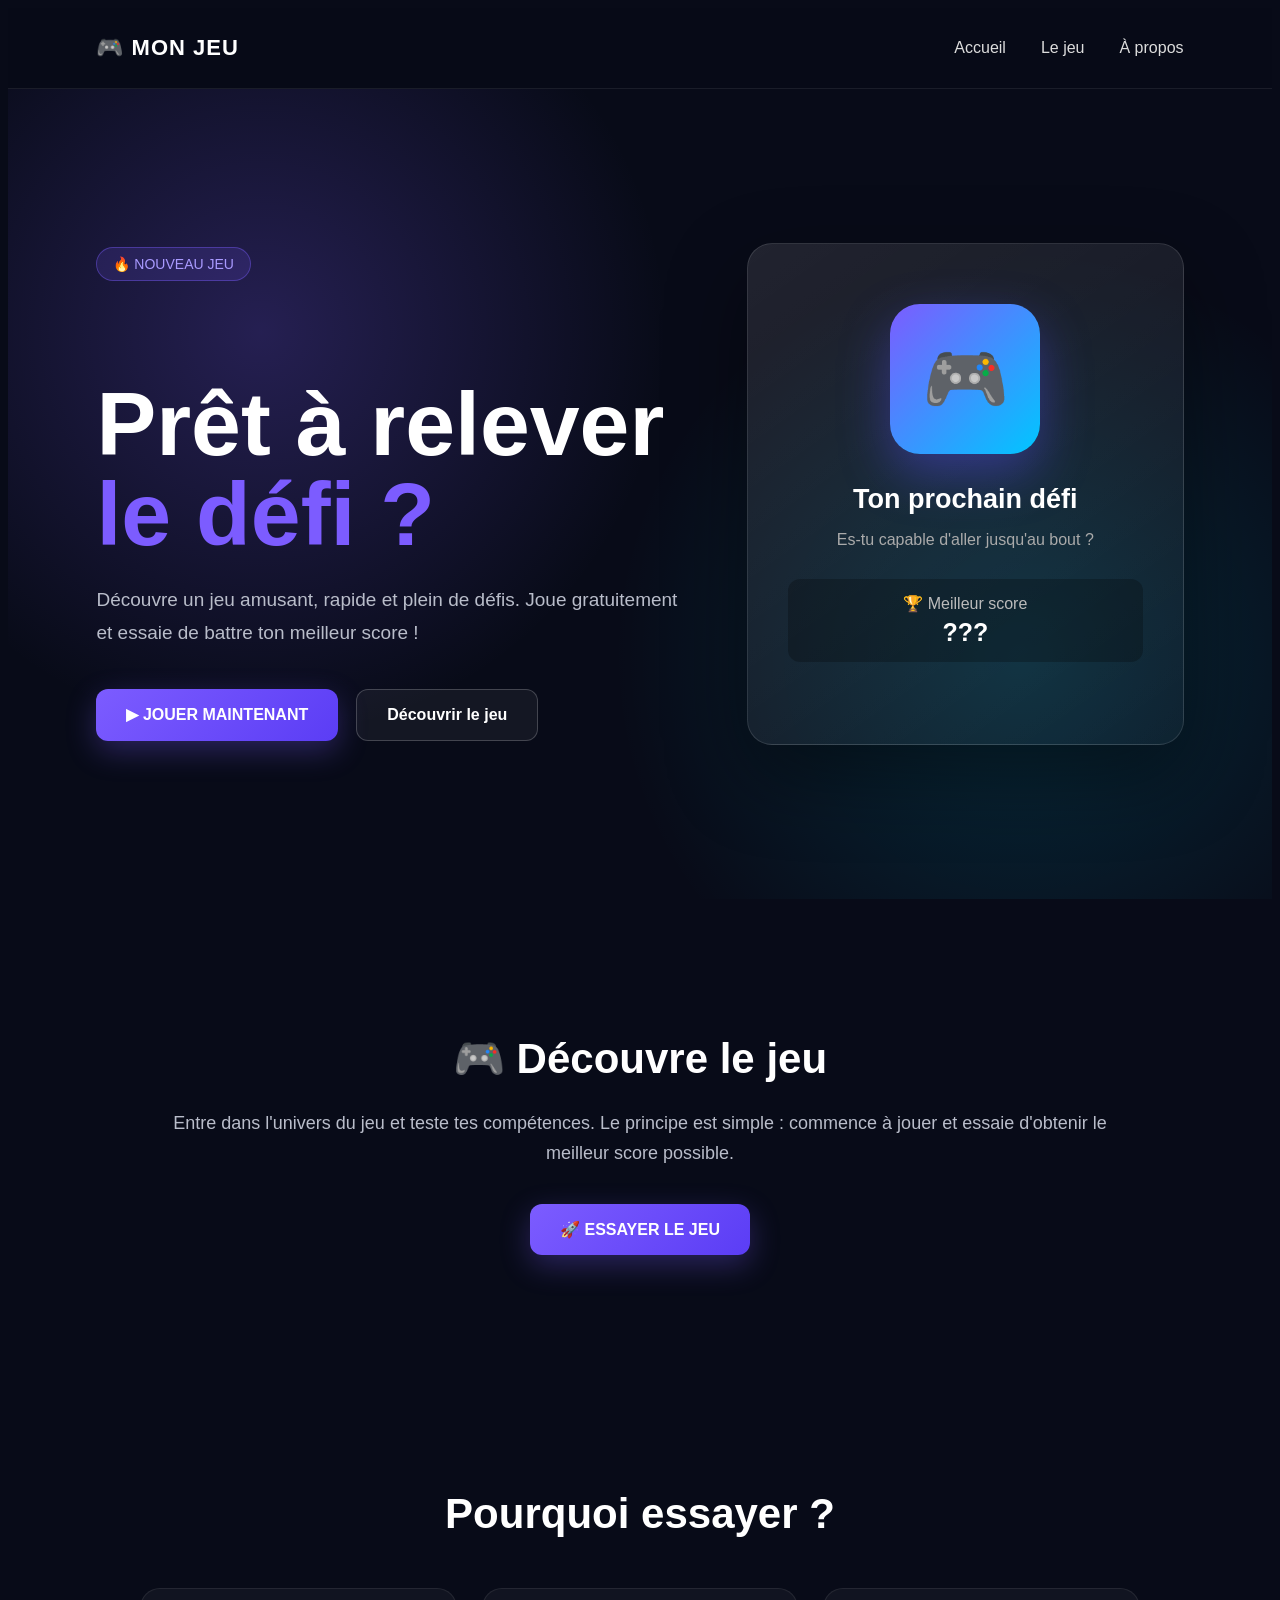
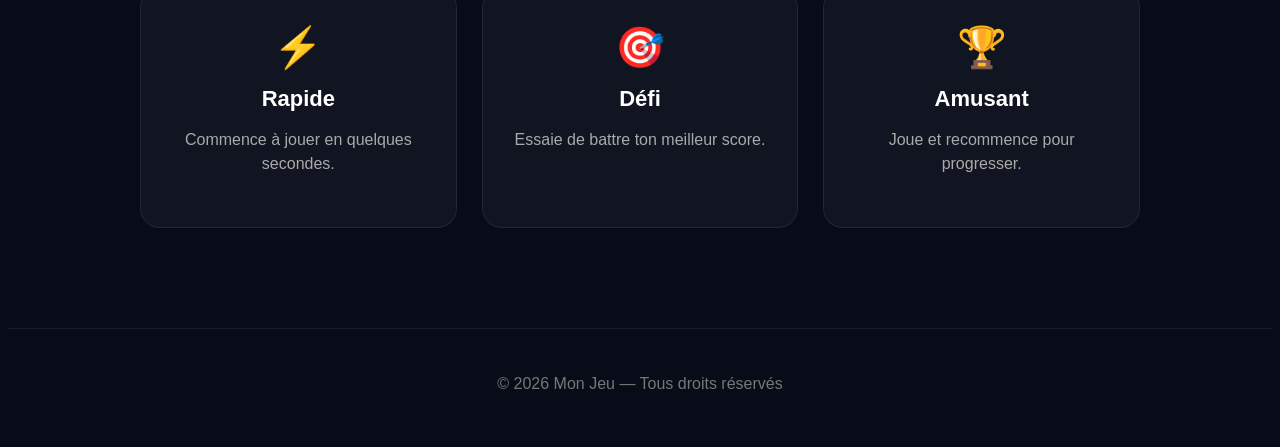
<file: index.html>
<!DOCTYPE html>
<html lang="fr">
<head>
    <meta charset="UTF-8">
    <meta name="viewport" content="width=device-width, initial-scale=1.0">

    <title>Mon Jeu - Joue maintenant</title>

    <link rel="stylesheet" href="style.css">
</head>

<body>

    <header>
        <div class="logo">🎮 MON JEU</div>

        <nav>
            <a href="#accueil">Accueil</a>
            <a href="#jeu">Le jeu</a>
            <a href="#apropos">À propos</a>
        </nav>
    </header>


    <main>

        <section id="accueil" class="hero">

            <div class="hero-content">

                <div class="badge">🔥 NOUVEAU JEU</div>

                <h1>
                    Prêt à relever<br>
                    <span>le défi ?</span>
                </h1>

                <p>
                    Découvre un jeu amusant, rapide et plein de défis.
                    Joue gratuitement et essaie de battre ton meilleur score !
                </p>

                <div class="buttons">

                    <a href="game.html" class="btn btn-play">
                        ▶ JOUER MAINTENANT
                    </a>

                    <a href="#jeu" class="btn btn-secondary">
                        Découvrir le jeu
                    </a>

                </div>

            </div>


            <div class="game-card">

                <div class="game-icon">
                    🎮
                </div>

                <h2>Ton prochain défi</h2>

                <p>
                    Es-tu capable d'aller jusqu'au bout ?
                </p>

                <div class="score">
                    🏆 Meilleur score
                    <strong>???</strong>
                </div>

            </div>

        </section>


        <section id="jeu" class="section">

            <h2>🎮 Découvre le jeu</h2>

            <p>
                Entre dans l'univers du jeu et teste tes compétences.
                Le principe est simple : commence à jouer et essaie
                d'obtenir le meilleur score possible.
            </p>

            <a href="game.html" class="btn btn-play">
                🚀 ESSAYER LE JEU
            </a>

        </section>


        <section id="apropos" class="section about">

            <h2>Pourquoi essayer ?</h2>

            <div class="features">

                <div class="feature">
                    <span>⚡</span>
                    <h3>Rapide</h3>
                    <p>Commence à jouer en quelques secondes.</p>
                </div>

                <div class="feature">
                    <span>🎯</span>
                    <h3>Défi</h3>
                    <p>Essaie de battre ton meilleur score.</p>
                </div>

                <div class="feature">
                    <span>🏆</span>
                    <h3>Amusant</h3>
                    <p>Joue et recommence pour progresser.</p>
                </div>

            </div>

        </section>

    </main>


    <footer>

        <p>© 2026 Mon Jeu — Tous droits réservés</p>

    </footer>

</body>
</html>
</file>
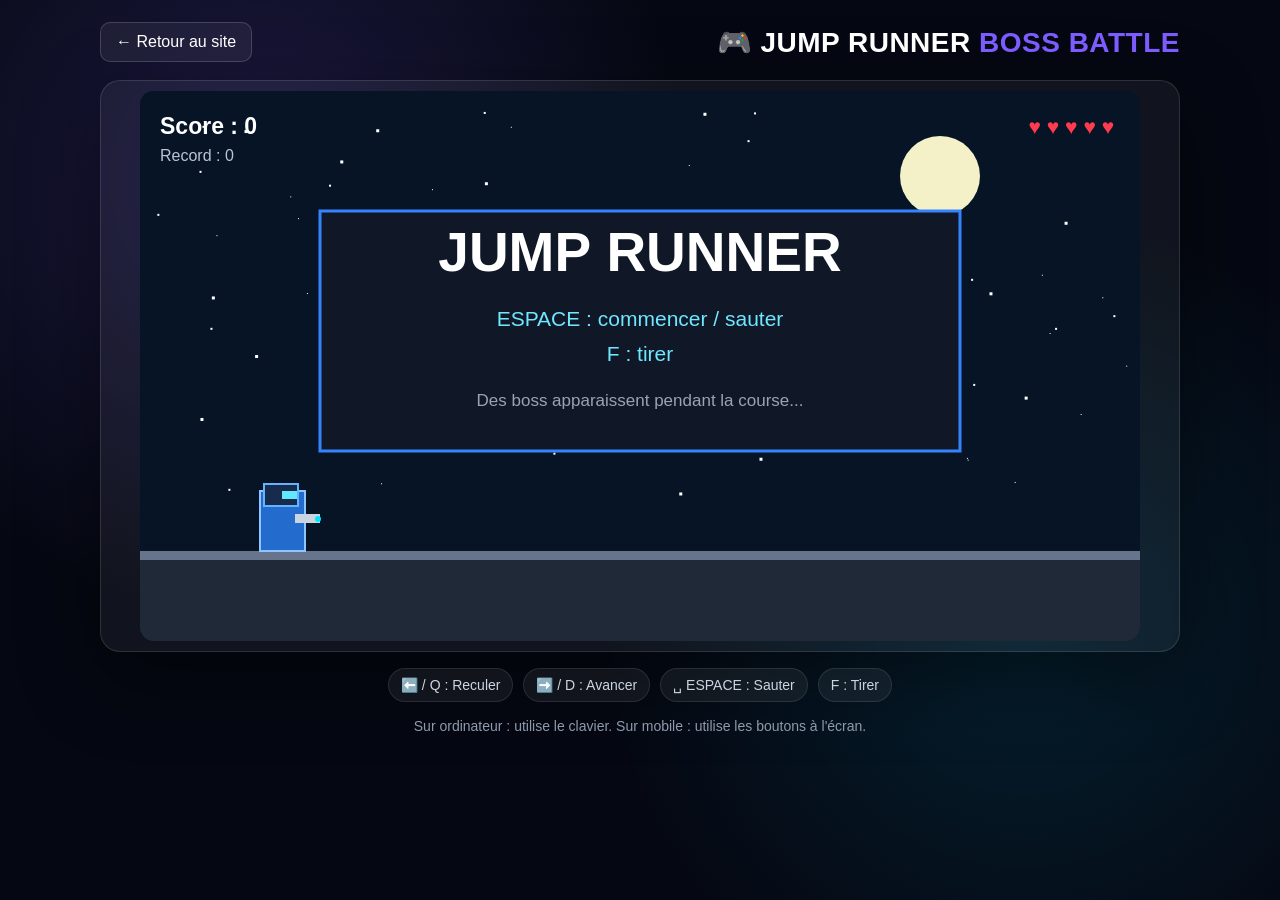
<file: game.html>
<!DOCTYPE html>
<html lang="fr">
<head>
    <meta charset="UTF-8">
    <meta name="viewport" content="width=device-width, initial-scale=1.0">
    <title>JUMP RUNNER - BOSS BATTLE</title>
    <link rel="stylesheet" href="style.css">
    <style>
        body.game-page {
            margin: 0;
            min-height: 100vh;
            background:
                radial-gradient(circle at 20% 20%, rgba(124,92,255,.20), transparent 35%),
                radial-gradient(circle at 80% 70%, rgba(0,198,255,.12), transparent 35%),
                #050812;
            color: white;
            font-family: Arial, Helvetica, sans-serif;
        }
        .game-wrapper {
            width: min(1080px, 96%);
            margin: 0 auto;
            padding: 22px 0 35px;
        }
        .game-topbar {
            display: flex;
            align-items: center;
            justify-content: space-between;
            gap: 20px;
            margin-bottom: 18px;
        }
        .game-title {
            font-weight: 800;
            font-size: clamp(18px, 3vw, 28px);
            letter-spacing: .5px;
        }
        .game-title span {
            color: #7c5cff;
        }
        .back-button {
            color: white;
            text-decoration: none;
            padding: 10px 15px;
            border: 1px solid rgba(255,255,255,.16);
            border-radius: 10px;
            background: rgba(255,255,255,.06);
        }
        .back-button:hover {
            background: rgba(255,255,255,.12);
        }
        .canvas-wrap {
            padding: 10px;
            border-radius: 20px;
            background: rgba(255,255,255,.05);
            border: 1px solid rgba(255,255,255,.12);
            box-shadow: 0 25px 80px rgba(0,0,0,.45);
        }
        #gameCanvas {
            display: block;
            width: 100%;
            max-width: 1000px;
            height: auto;
            margin: auto;
            border-radius: 14px;
            background: #071426;
            touch-action: none;
        }
        .controls-info {
            display: flex;
            justify-content: center;
            flex-wrap: wrap;
            gap: 10px;
            margin: 16px 0;
        }
        .controls-info span {
            padding: 8px 12px;
            border-radius: 999px;
            background: rgba(255,255,255,.06);
            border: 1px solid rgba(255,255,255,.10);
            color: #cbd5e1;
            font-size: 14px;
        }
        .game-note {
            text-align: center;
            color: #8f9bad;
            font-size: 14px;
        }
        .mobile-controls, .mobile-control {
            display: none;
        }
        @media (max-width: 700px) {
            .game-topbar {
                align-items: flex-start;
                flex-direction: column-reverse;
            }
            .controls-info {
                display: none;
            }
            .mobile-controls {
                display: flex;
                justify-content: center;
                gap: 12px;
                margin-top: 14px;
            }
            .mobile-controls button, .mobile-control {
                border: 0;
                border-radius: 14px;
                color: white;
                background: linear-gradient(135deg, #7c5cff, #5b3df5);
                font-size: 22px;
                font-weight: 800;
                min-width: 68px;
                min-height: 54px;
                box-shadow: 0 8px 25px rgba(92,80,255,.25);
                touch-action: manipulation;
            }
            .mobile-control {
                display: block;
                width: 100%;
                margin-top: 12px;
            }
            .game-note {
                font-size: 12px;
            }
        }
    </style>
</head>
<body class="game-page">

    <div class="game-wrapper">
        <div class="game-topbar">
            <a href="index2.html" class="back-button">← Retour au site</a>
            <div class="game-title">🎮 JUMP RUNNER <span>BOSS BATTLE</span></div>
        </div>

        <div class="canvas-wrap">
            <canvas id="gameCanvas" width="1000" height="550"></canvas>
        </div>

        <div class="controls-info">
            <span>⬅️ / Q : Reculer</span>
            <span>➡️ / D : Avancer</span>
            <span>␣ ESPACE : Sauter</span>
            <span>F : Tirer</span>
        </div>

        <button id="mobileJump" class="mobile-control jump-control">␣ SAUT</button>
        <div class="mobile-controls">
            <button id="mobileLeft">←</button>
            <button id="mobileFire">🔥</button>
            <button id="mobileRight">→</button>
        </div>

        <p class="game-note">Sur ordinateur : utilise le clavier. Sur mobile : utilise les boutons à l'écran.</p>
    </div>

    <script src="game.js"></script>
</body>
</html>
</file>
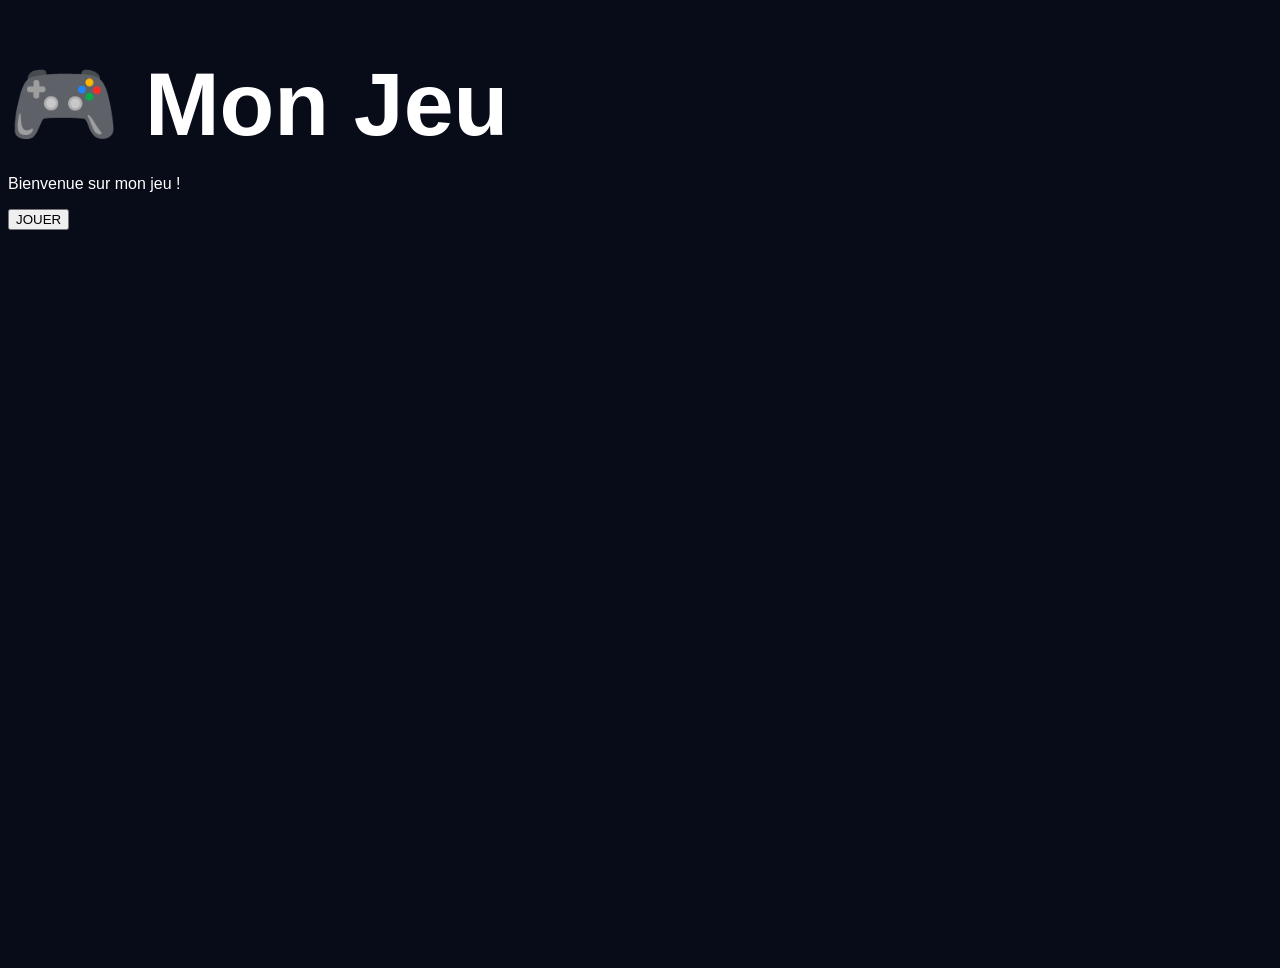
<file: index-ancient.html>
<!DOCTYPE html>
<html lang="fr">
<head>
    <meta charset="UTF-8">
    <title>Mon Jeu</title>
    <link rel="stylesheet" href="style.css">
</head>

<body>

    <h1>🎮 Mon Jeu</h1>

    <p>Bienvenue sur mon jeu !</p>

    <button>JOUER</button>

</body>
</html>
</file>
<file: style.css>
```css
* {
    margin: 0;
    padding: 0;
    box-sizing: border-box;
}

html {
    scroll-behavior: smooth;
}

body {
    font-family: Arial, Helvetica, sans-serif;
    background: #080b18;
    color: white;
    min-height: 100vh;
}


/* =========================
   HEADER
========================= */

header {
    height: 80px;
    display: flex;
    align-items: center;
    justify-content: space-between;
    padding: 0 7%;
    background: rgba(8, 11, 24, 0.85);
    border-bottom: 1px solid rgba(255,255,255,0.08);
    position: sticky;
    top: 0;
    z-index: 100;
    backdrop-filter: blur(15px);
}

.logo {
    font-size: 22px;
    font-weight: bold;
    letter-spacing: 1px;
}

nav {
    display: flex;
    gap: 35px;
}

nav a {
    color: #ddd;
    text-decoration: none;
    font-size: 16px;
    transition: 0.3s;
}

nav a:hover {
    color: #7c5cff;
}


/* =========================
   HERO
========================= */

.hero {
    min-height: 650px;
    padding: 80px 7%;
    display: flex;
    align-items: center;
    justify-content: space-between;
    gap: 60px;

    background:
        radial-gradient(circle at 20% 30%, rgba(124,92,255,0.25), transparent 35%),
        radial-gradient(circle at 80% 70%, rgba(0,220,255,0.15), transparent 35%);
}

.hero-content {
    max-width: 650px;
}

.badge {
    display: inline-block;
    padding: 8px 16px;
    border-radius: 30px;
    background: rgba(124,92,255,0.15);
    border: 1px solid rgba(124,92,255,0.4);
    color: #a99aff;
    font-size: 14px;
    margin-bottom: 25px;
}

h1 {
    font-size: clamp(50px, 7vw, 90px);
    line-height: 1;
    margin-bottom: 25px;
}

h1 span {
    color: #7c5cff;
}

.hero-content p {
    font-size: 19px;
    line-height: 1.7;
    color: #b9bdca;
    max-width: 600px;
}


/* =========================
   BUTTONS
========================= */

.buttons {
    display: flex;
    gap: 18px;
    margin-top: 40px;
    flex-wrap: wrap;
}

.btn {
    display: inline-block;
    padding: 16px 30px;
    border-radius: 12px;
    text-decoration: none;
    font-weight: bold;
    transition: 0.3s;
}

.btn-play {
    color: white;
    background: linear-gradient(135deg, #7c5cff, #5b3df5);
    box-shadow: 0 10px 30px rgba(124,92,255,0.3);
}

.btn-play:hover {
    transform: translateY(-4px) scale(1.03);
    box-shadow: 0 15px 40px rgba(124,92,255,0.5);
}

.btn-secondary {
    color: white;
    border: 1px solid rgba(255,255,255,0.2);
    background: rgba(255,255,255,0.05);
}

.btn-secondary:hover {
    background: rgba(255,255,255,0.1);
    transform: translateY(-4px);
}


/* =========================
   GAME CARD
========================= */

.game-card {
    width: 360px;
    min-height: 420px;
    padding: 40px;
    border-radius: 25px;

    background: linear-gradient(
        145deg,
        rgba(255,255,255,0.10),
        rgba(255,255,255,0.03)
    );

    border: 1px solid rgba(255,255,255,0.12);

    box-shadow:
        0 30px 80px rgba(0,0,0,0.4);

    text-align: center;

    animation: floating 4s ease-in-out infinite;
}

.game-icon {
    width: 150px;
    height: 150px;
    margin: 20px auto 30px;

    display: flex;
    align-items: center;
    justify-content: center;

    font-size: 70px;

    border-radius: 30px;

    background: linear-gradient(
        135deg,
        #7c5cff,
        #00c6ff
    );

    box-shadow: 0 20px 50px rgba(92,80,255,0.4);
}

.game-card h2 {
    font-size: 27px;
    margin-bottom: 12px;
}

.game-card p {
    color: #aaa;
}

.score {
    margin-top: 30px;
    padding: 15px;
    border-radius: 12px;
    background: rgba(0,0,0,0.25);
    color: #bbb;
}

.score strong {
    display: block;
    color: white;
    font-size: 25px;
    margin-top: 5px;
}


/* =========================
   SECTIONS
========================= */

.section {
    padding: 100px 7%;
    text-align: center;
    max-width: 1000px;
    margin: auto;
}

.section h2 {
    font-size: 42px;
    margin-bottom: 25px;
}

.section > p {
    color: #b9bdca;
    line-height: 1.7;
    font-size: 18px;
    margin-bottom: 35px;
}


/* =========================
   FEATURES
========================= */

.features {
    display: grid;
    grid-template-columns: repeat(3, 1fr);
    gap: 25px;
    margin-top: 50px;
}

.feature {
    padding: 35px 25px;
    border-radius: 20px;
    background: rgba(255,255,255,0.04);
    border: 1px solid rgba(255,255,255,0.08);
    transition: 0.3s;
}

.feature:hover {
    transform: translateY(-8px);
    background: rgba(255,255,255,0.07);
}

.feature span {
    font-size: 40px;
}

.feature h3 {
    margin: 15px 0 10px;
    font-size: 22px;
}

.feature p {
    color: #aaa;
    line-height: 1.5;
}


/* =========================
   FOOTER
========================= */

footer {
    text-align: center;
    padding: 30px;
    color: #777;
    border-top: 1px solid rgba(255,255,255,0.08);
}


/* =========================
   ANIMATION
========================= */

@keyframes floating {

    0%, 100% {
        transform: translateY(0);
    }

    50% {
        transform: translateY(-12px);
    }
}


/* =========================
   MOBILE
========================= */

@media (max-width: 800px) {

    header {
        padding: 0 5%;
    }

    nav {
        display: none;
    }

    .hero {
        flex-direction: column;
        text-align: center;
        padding: 60px 5%;
    }

    .hero-content p {
        margin: auto;
    }

    .buttons {
        justify-content: center;
    }

    .game-card {
        width: 100%;
        max-width: 360px;
    }

    .features {
        grid-template-columns: 1fr;
    }

    .section h2 {
        font-size: 34px;
    }
}
</file>
